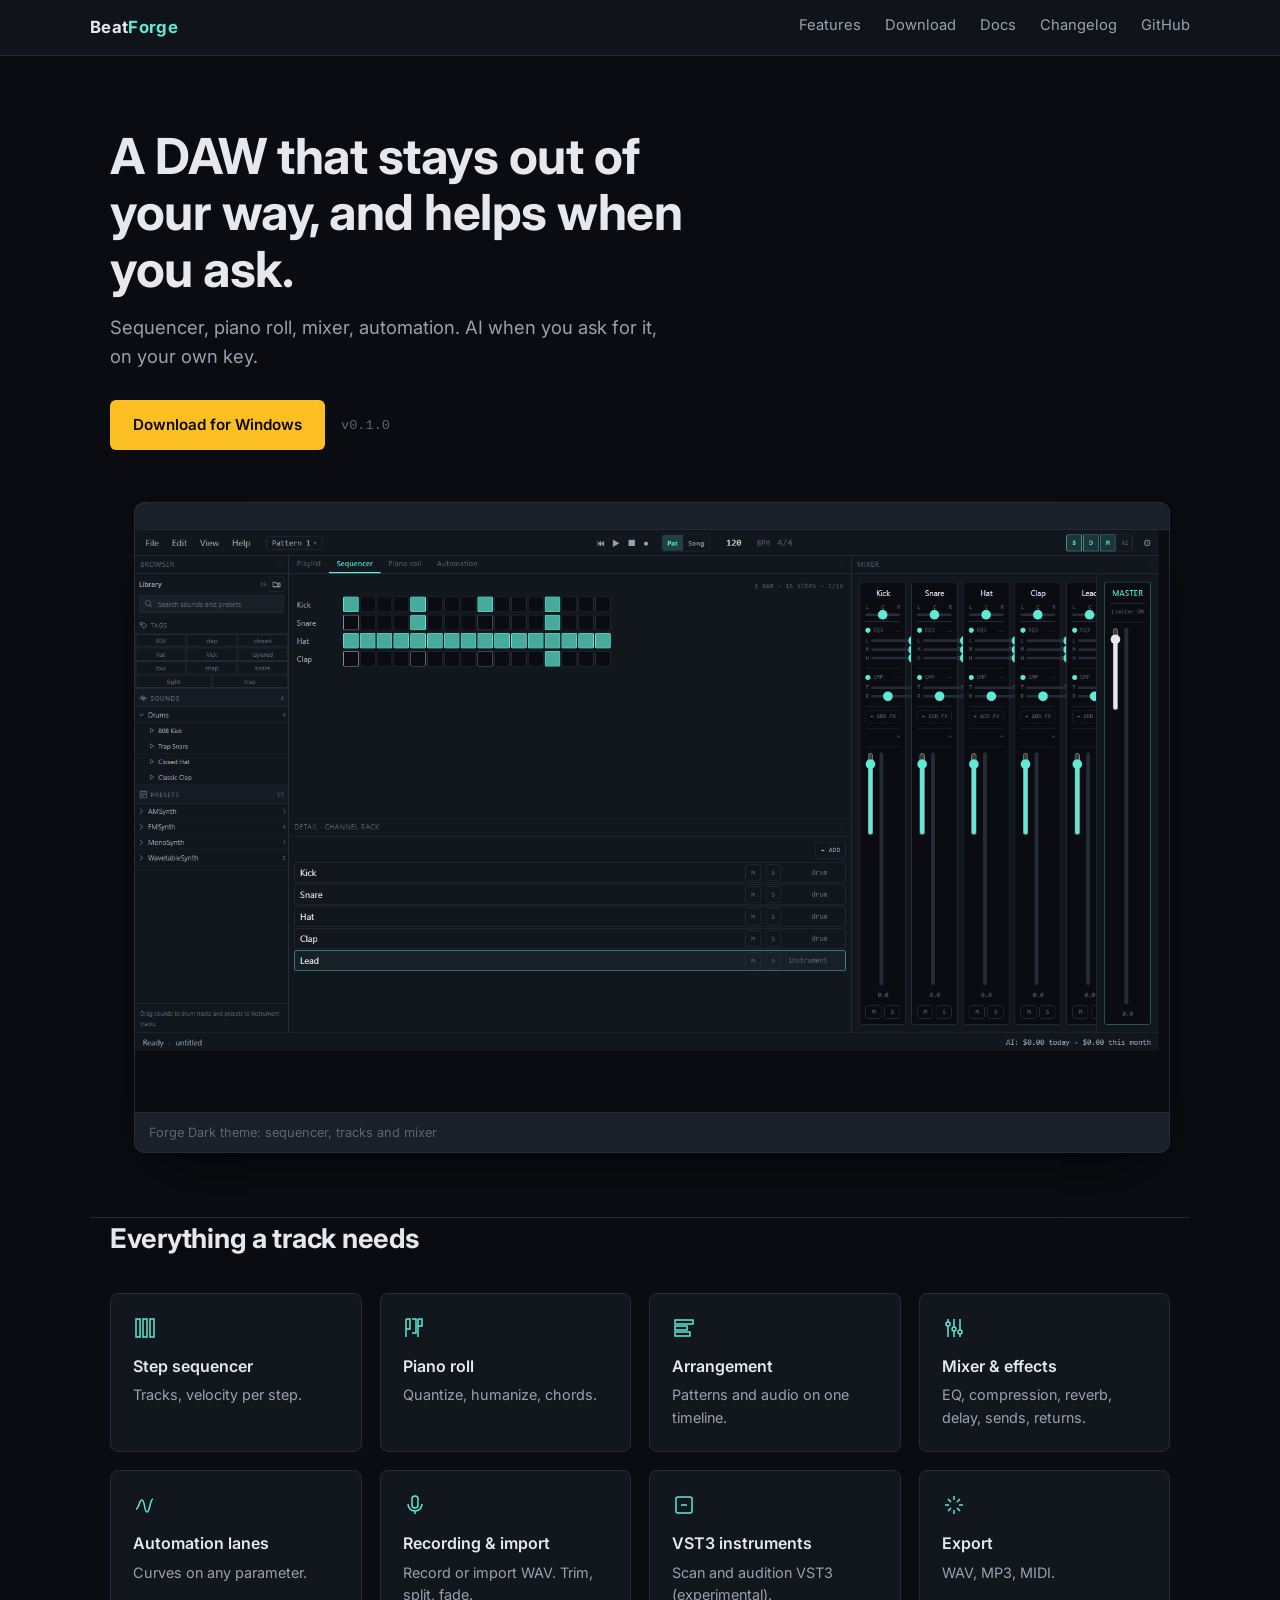
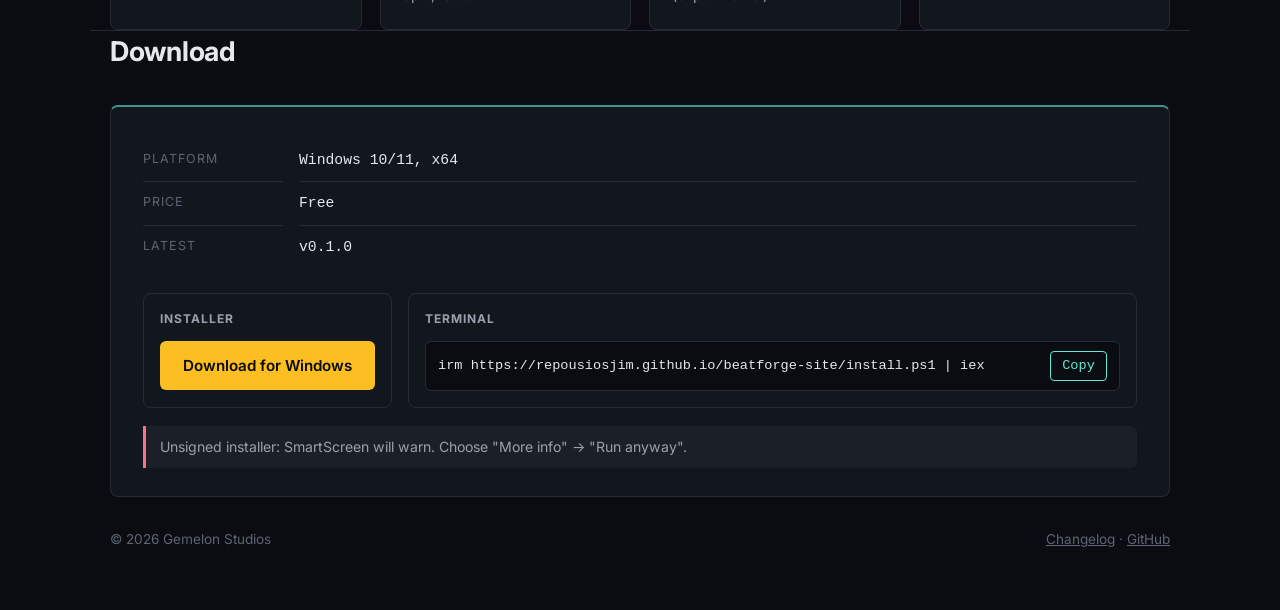
<file: index.html>
<!doctype html>
<html lang="en" data-theme="forge-dark">
<head>
<meta charset="utf-8">
<meta name="viewport" content="width=device-width, initial-scale=1">
<title>BeatForge — AI-assisted DAW for Windows</title>
<meta name="description" content="BeatForge is a fullscreen, AI-assisted desktop DAW for Windows: step sequencer, piano roll, mixer, automation, and an AI assistant that runs on your own OpenRouter key.">
<meta property="og:title" content="BeatForge — AI-assisted DAW for Windows">
<meta property="og:description" content="Sequencer, piano roll, mixer, automation, and an AI assistant on your own OpenRouter key. Free, for Windows 10/11.">
<meta property="og:type" content="website">
<meta property="og:image" content="assets/icon-256.png">
<link rel="icon" href="assets/favicon.ico">
<link rel="preconnect" href="https://fonts.googleapis.com">
<link rel="preconnect" href="https://fonts.gstatic.com" crossorigin>
<link href="https://fonts.googleapis.com/css2?family=Inter:wght@400;600;700&display=swap" rel="stylesheet">
<link rel="stylesheet" href="styles.css">
</head>
<body>
<header class="site">
  <nav class="wrap">
    <a class="wordmark" href="index.html">Beat<span>Forge</span></a>
    <div class="navlinks">
      <a href="#features">Features</a>
      <a href="#download">Download</a>
      <a href="docs.html">Docs</a>
      <a href="changelog.html">Changelog</a>
      <a href="https://github.com/RepousiosJim/beatforge-site">GitHub</a>
    </div>
  </nav>
</header>

<main>
  <section class="hero wrap">
    <h1>A DAW that stays out of your way, and helps when you ask.</h1>
    <p class="sub">Sequencer, piano roll, mixer, automation. AI when you ask for it, on your own key.</p>
    <div class="cta-row">
      <a class="btn btn-primary" href="https://github.com/RepousiosJim/beatforge-site/releases/latest">Download for Windows</a>
      <span class="meta" data-release-meta>v0.1.0</span>
    </div>
    <figure class="screenshot">
      <img class="placeholder" src="assets/screenshot-app.png" alt="BeatForge main window: step sequencer, tracks and mixer">
      <figcaption>Forge Dark theme: sequencer, tracks and mixer</figcaption>
    </figure>
  </section>

  <section id="features" class="wrap">
    <h2>Everything a track needs</h2>
    <div class="grid-features">
      <div class="card">
        <svg width="24" height="24" viewBox="0 0 24 24" fill="none" stroke="currentColor" stroke-width="1.5"><rect x="3" y="3" width="4" height="18"/><rect x="10" y="3" width="4" height="18"/><rect x="17" y="3" width="4" height="18"/></svg>
        <h3>Step sequencer</h3>
        <p>Tracks, velocity per step.</p>
      </div>
      <div class="card">
        <svg width="24" height="24" viewBox="0 0 24 24" fill="none" stroke="currentColor" stroke-width="1.5"><path d="M3 3v18M3 3h4v10H3M9 3h4v14H9M15 3h4v7h-4M15 3v18"/></svg>
        <h3>Piano roll</h3>
        <p>Quantize, humanize, chords.</p>
      </div>
      <div class="card">
        <svg width="24" height="24" viewBox="0 0 24 24" fill="none" stroke="currentColor" stroke-width="1.5"><rect x="3" y="4" width="18" height="4"/><rect x="3" y="10" width="12" height="4"/><rect x="3" y="16" width="15" height="4"/></svg>
        <h3>Arrangement</h3>
        <p>Patterns and audio on one timeline.</p>
      </div>
      <div class="card">
        <svg width="24" height="24" viewBox="0 0 24 24" fill="none" stroke="currentColor" stroke-width="1.5"><path d="M6 21V10M6 6V3M12 21v-6M12 11V3M18 21v-3M18 14V3"/><circle cx="6" cy="8" r="2"/><circle cx="12" cy="13" r="2"/><circle cx="18" cy="16" r="2"/></svg>
        <h3>Mixer &amp; effects</h3>
        <p>EQ, compression, reverb, delay, sends, returns.</p>
      </div>
      <div class="card">
        <svg width="24" height="24" viewBox="0 0 24 24" fill="none" stroke="currentColor" stroke-width="1.5"><path d="M3 16c3 0 3-9 6-9s2 12 5 12 3-13 6-13"/></svg>
        <h3>Automation lanes</h3>
        <p>Curves on any parameter.</p>
      </div>
      <div class="card">
        <svg width="24" height="24" viewBox="0 0 24 24" fill="none" stroke="currentColor" stroke-width="1.5"><path d="M12 3a3 3 0 0 1 3 3v6a3 3 0 0 1-6 0V6a3 3 0 0 1 3-3z"/><path d="M5 11a7 7 0 0 0 14 0M12 18v3"/></svg>
        <h3>Recording &amp; import</h3>
        <p>Record or import WAV. Trim, split, fade.</p>
      </div>
      <div class="card">
        <svg width="24" height="24" viewBox="0 0 24 24" fill="none" stroke="currentColor" stroke-width="1.5"><rect x="4" y="4" width="16" height="16" rx="2"/><path d="M9 9h.01M9 15h.01M15 9h.01M15 15h.01M9 12h6"/></svg>
        <h3>VST3 instruments</h3>
        <p>Scan and audition VST3 (experimental).</p>
      </div>
      <div class="card">
        <svg width="24" height="24" viewBox="0 0 24 24" fill="none" stroke="currentColor" stroke-width="1.5"><path d="M12 3v4M12 17v4M3 12h4M17 12h4M6 6l3 3M18 6l-3 3M6 18l3-3M18 18l-3-3"/></svg>
        <h3>Export</h3>
        <p>WAV, MP3, MIDI.</p>
      </div>
    </div>
  </section>



  <section id="download" class="wrap">
    <h2>Download</h2>
    <div class="download-box">
      <dl>
        <dt>Platform</dt><dd>Windows 10/11, x64</dd>
        <dt>Price</dt><dd>Free</dd>
        <dt>Latest</dt><dd data-release-version>v0.1.0</dd>
      </dl>
      <div class="install-options">
        <div class="option">
          <h3>Installer</h3>
          <a class="btn btn-primary" href="https://github.com/RepousiosJim/beatforge-site/releases/latest">Download for Windows</a>
        </div>
        <div class="option">
          <h3>Terminal</h3>
          <div class="cmd"><code id="install-cmd">irm https://repousiosjim.github.io/beatforge-site/install.ps1 | iex</code><button type="button" data-copy="install-cmd">Copy</button></div>
        </div>
      </div>
      <p class="warn">Unsigned installer: SmartScreen will warn. Choose "More info" → "Run anyway".</p>
    </div>
  </section>
</main>

<footer class="site">
  <div class="wrap">
    <span>© 2026 Gemelon Studios</span>
    <span>
      <a href="changelog.html">Changelog</a> ·
      <a href="https://github.com/RepousiosJim/beatforge-site">GitHub</a>
    </span>
  </div>
</footer>

<script src="script.js"></script>
</body>
</html>
</file>
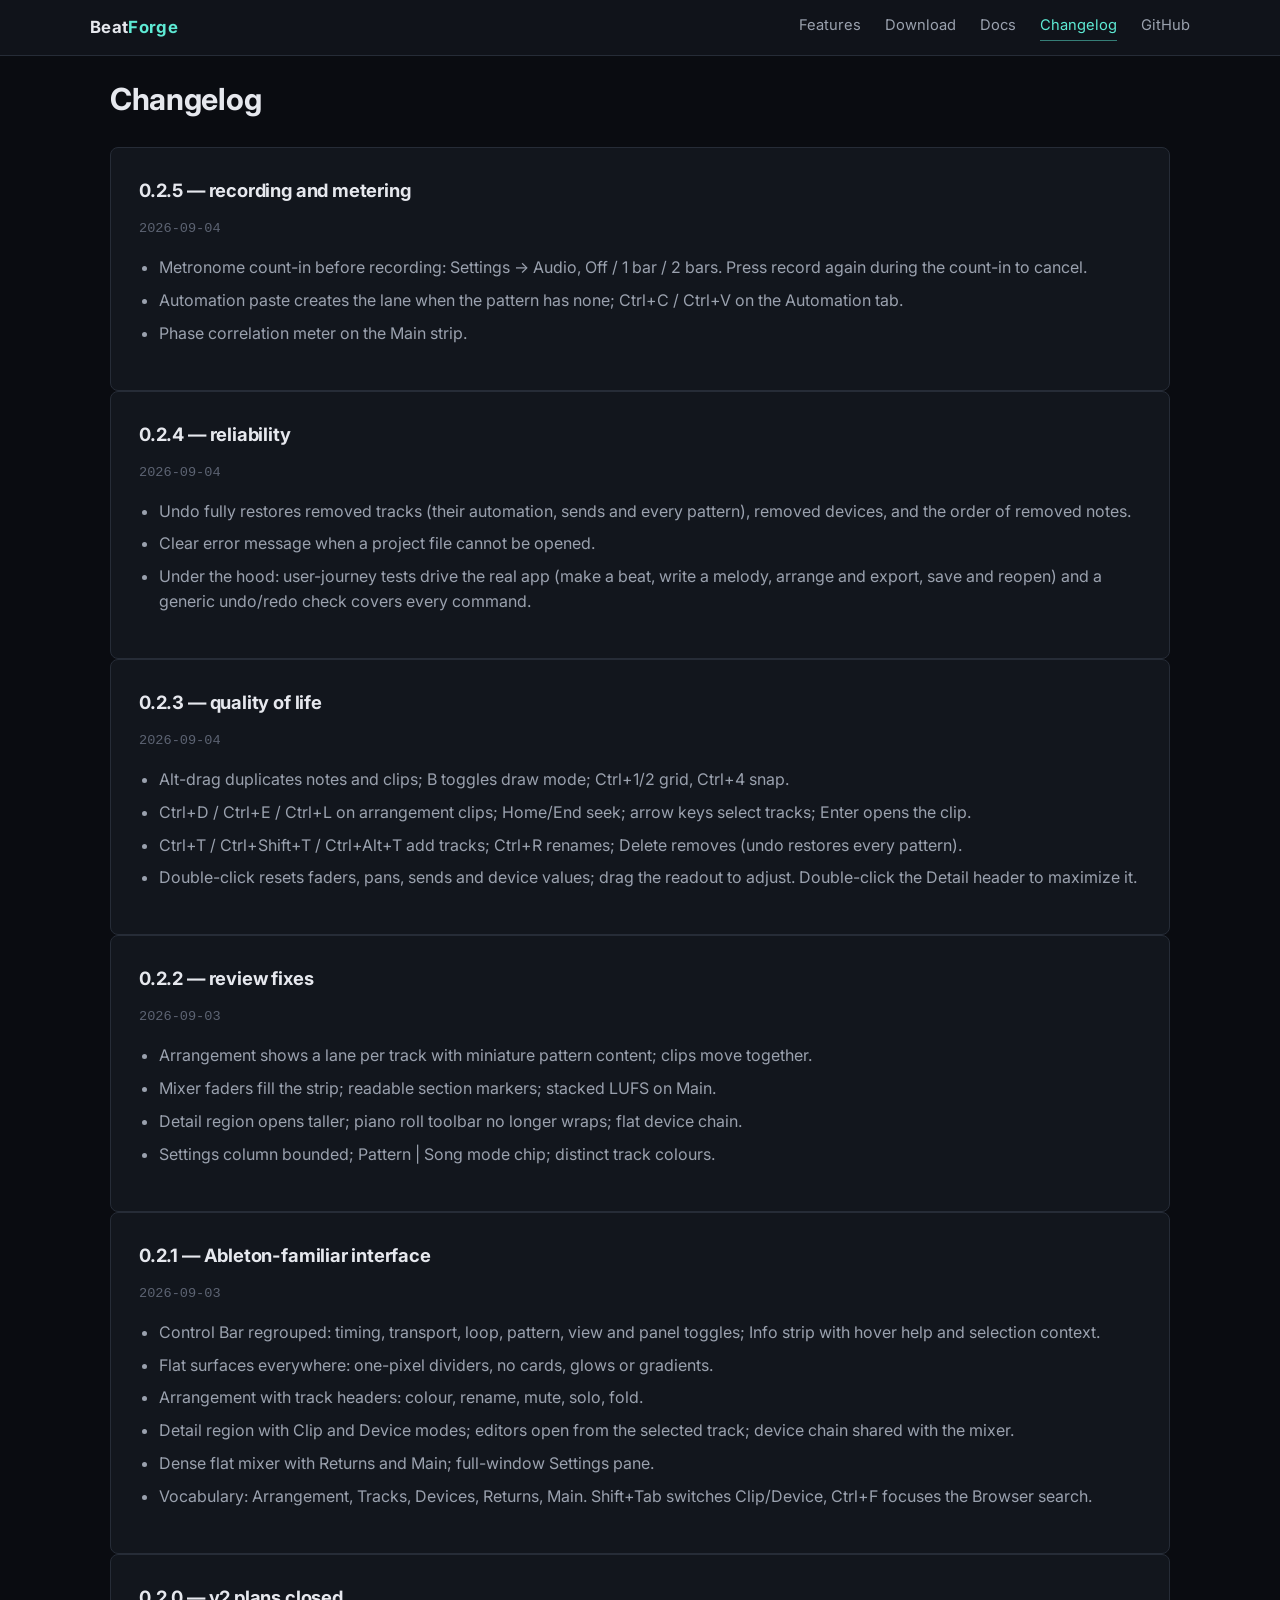
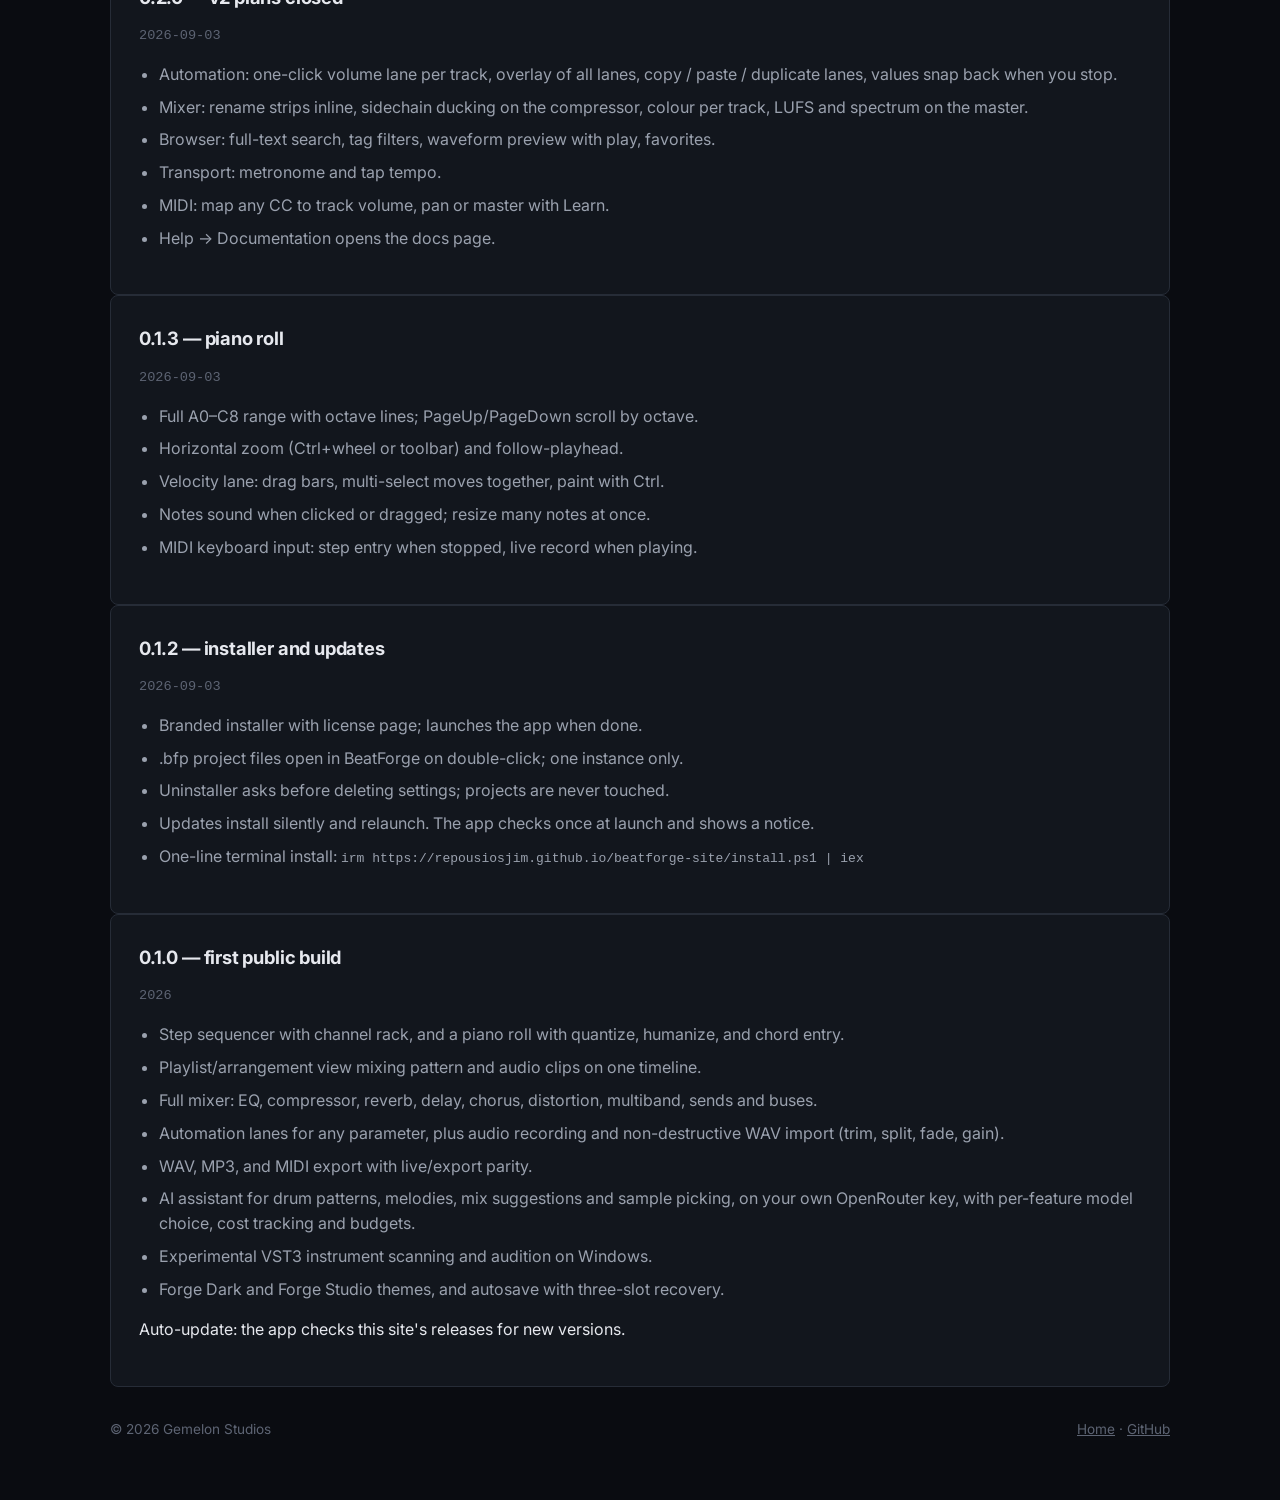
<file: changelog.html>
<!doctype html>
<html lang="en" data-theme="forge-dark">
<head>
<meta charset="utf-8">
<meta name="viewport" content="width=device-width, initial-scale=1">
<title>Changelog — BeatForge</title>
<meta name="description" content="BeatForge release history.">
<meta property="og:title" content="Changelog — BeatForge">
<meta property="og:description" content="BeatForge release history.">
<meta property="og:type" content="website">
<link rel="icon" href="assets/favicon.ico">
<link rel="preconnect" href="https://fonts.googleapis.com">
<link rel="preconnect" href="https://fonts.gstatic.com" crossorigin>
<link href="https://fonts.googleapis.com/css2?family=Inter:wght@400;600;700&display=swap" rel="stylesheet">
<link rel="stylesheet" href="styles.css">
</head>
<body>
<header class="site">
  <nav class="wrap">
    <a class="wordmark" href="index.html">Beat<span>Forge</span></a>
    <div class="navlinks">
      <a href="index.html#features">Features</a>
      <a href="index.html#download">Download</a>
      <a href="docs.html">Docs</a>
      <a href="changelog.html" aria-current="page">Changelog</a>
      <a href="https://github.com/RepousiosJim/beatforge-site">GitHub</a>
    </div>
  </nav>
</header>

<main class="wrap changelog">
  <h1>Changelog</h1>
  <div class="entry">
    <h2>0.2.5 — recording and metering</h2>
    <p class="date">2026-09-04</p>
    <ul>
      <li>Metronome count-in before recording: Settings → Audio, Off / 1 bar / 2 bars. Press record again during the count-in to cancel.</li>
      <li>Automation paste creates the lane when the pattern has none; Ctrl+C / Ctrl+V on the Automation tab.</li>
      <li>Phase correlation meter on the Main strip.</li>
    </ul>
  </div>
  <div class="entry">
    <h2>0.2.4 — reliability</h2>
    <p class="date">2026-09-04</p>
    <ul>
      <li>Undo fully restores removed tracks (their automation, sends and every pattern), removed devices, and the order of removed notes.</li>
      <li>Clear error message when a project file cannot be opened.</li>
      <li>Under the hood: user-journey tests drive the real app (make a beat, write a melody, arrange and export, save and reopen) and a generic undo/redo check covers every command.</li>
    </ul>
  </div>
  <div class="entry">
    <h2>0.2.3 — quality of life</h2>
    <p class="date">2026-09-04</p>
    <ul>
      <li>Alt-drag duplicates notes and clips; B toggles draw mode; Ctrl+1/2 grid, Ctrl+4 snap.</li>
      <li>Ctrl+D / Ctrl+E / Ctrl+L on arrangement clips; Home/End seek; arrow keys select tracks; Enter opens the clip.</li>
      <li>Ctrl+T / Ctrl+Shift+T / Ctrl+Alt+T add tracks; Ctrl+R renames; Delete removes (undo restores every pattern).</li>
      <li>Double-click resets faders, pans, sends and device values; drag the readout to adjust. Double-click the Detail header to maximize it.</li>
    </ul>
  </div>
  <div class="entry">
    <h2>0.2.2 — review fixes</h2>
    <p class="date">2026-09-03</p>
    <ul>
      <li>Arrangement shows a lane per track with miniature pattern content; clips move together.</li>
      <li>Mixer faders fill the strip; readable section markers; stacked LUFS on Main.</li>
      <li>Detail region opens taller; piano roll toolbar no longer wraps; flat device chain.</li>
      <li>Settings column bounded; Pattern | Song mode chip; distinct track colours.</li>
    </ul>
  </div>
  <div class="entry">
    <h2>0.2.1 — Ableton-familiar interface</h2>
    <p class="date">2026-09-03</p>
    <ul>
      <li>Control Bar regrouped: timing, transport, loop, pattern, view and panel toggles; Info strip with hover help and selection context.</li>
      <li>Flat surfaces everywhere: one-pixel dividers, no cards, glows or gradients.</li>
      <li>Arrangement with track headers: colour, rename, mute, solo, fold.</li>
      <li>Detail region with Clip and Device modes; editors open from the selected track; device chain shared with the mixer.</li>
      <li>Dense flat mixer with Returns and Main; full-window Settings pane.</li>
      <li>Vocabulary: Arrangement, Tracks, Devices, Returns, Main. Shift+Tab switches Clip/Device, Ctrl+F focuses the Browser search.</li>
    </ul>
  </div>
  <div class="entry">
    <h2>0.2.0 — v2 plans closed</h2>
    <p class="date">2026-09-03</p>
    <ul>
      <li>Automation: one-click volume lane per track, overlay of all lanes, copy / paste / duplicate lanes, values snap back when you stop.</li>
      <li>Mixer: rename strips inline, sidechain ducking on the compressor, colour per track, LUFS and spectrum on the master.</li>
      <li>Browser: full-text search, tag filters, waveform preview with play, favorites.</li>
      <li>Transport: metronome and tap tempo.</li>
      <li>MIDI: map any CC to track volume, pan or master with Learn.</li>
      <li>Help → Documentation opens the docs page.</li>
    </ul>
  </div>
  <div class="entry">
    <h2>0.1.3 — piano roll</h2>
    <p class="date">2026-09-03</p>
    <ul>
      <li>Full A0–C8 range with octave lines; PageUp/PageDown scroll by octave.</li>
      <li>Horizontal zoom (Ctrl+wheel or toolbar) and follow-playhead.</li>
      <li>Velocity lane: drag bars, multi-select moves together, paint with Ctrl.</li>
      <li>Notes sound when clicked or dragged; resize many notes at once.</li>
      <li>MIDI keyboard input: step entry when stopped, live record when playing.</li>
    </ul>
  </div>
  <div class="entry">
    <h2>0.1.2 — installer and updates</h2>
    <p class="date">2026-09-03</p>
    <ul>
      <li>Branded installer with license page; launches the app when done.</li>
      <li>.bfp project files open in BeatForge on double-click; one instance only.</li>
      <li>Uninstaller asks before deleting settings; projects are never touched.</li>
      <li>Updates install silently and relaunch. The app checks once at launch and shows a notice.</li>
      <li>One-line terminal install: <code>irm https://repousiosjim.github.io/beatforge-site/install.ps1 | iex</code></li>
    </ul>
  </div>
  <div class="entry">
    <h2>0.1.0 — first public build</h2>
    <p class="date">2026</p>
    <ul>
      <li>Step sequencer with channel rack, and a piano roll with quantize, humanize, and chord entry.</li>
      <li>Playlist/arrangement view mixing pattern and audio clips on one timeline.</li>
      <li>Full mixer: EQ, compressor, reverb, delay, chorus, distortion, multiband, sends and buses.</li>
      <li>Automation lanes for any parameter, plus audio recording and non-destructive WAV import (trim, split, fade, gain).</li>
      <li>WAV, MP3, and MIDI export with live/export parity.</li>
      <li>AI assistant for drum patterns, melodies, mix suggestions and sample picking, on your own OpenRouter key, with per-feature model choice, cost tracking and budgets.</li>
      <li>Experimental VST3 instrument scanning and audition on Windows.</li>
      <li>Forge Dark and Forge Studio themes, and autosave with three-slot recovery.</li>
    </ul>
    <p>Auto-update: the app checks this site's releases for new versions.</p>
  </div>
</main>

<footer class="site">
  <div class="wrap">
    <span>© 2026 Gemelon Studios</span>
    <span>
      <a href="index.html">Home</a> ·
      <a href="https://github.com/RepousiosJim/beatforge-site">GitHub</a>
    </span>
  </div>
</footer>
</body>
</html>
</file>
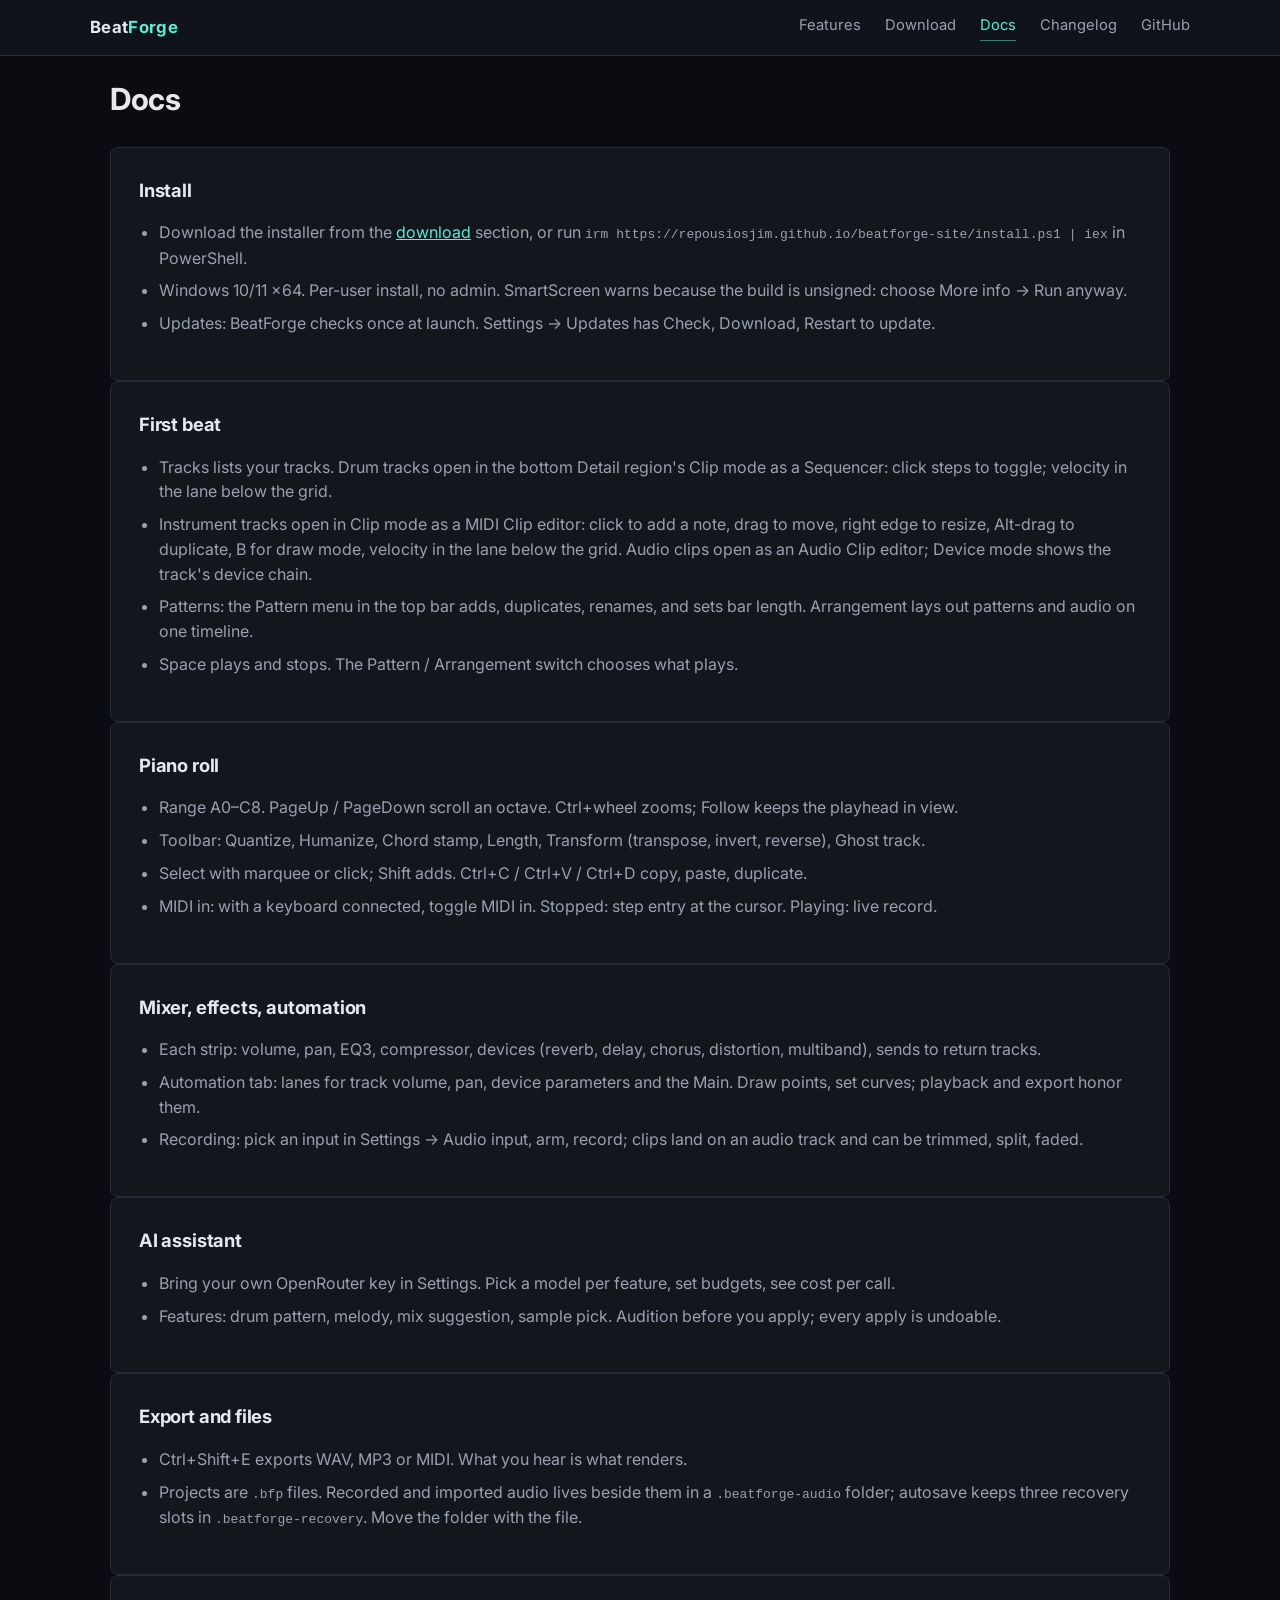
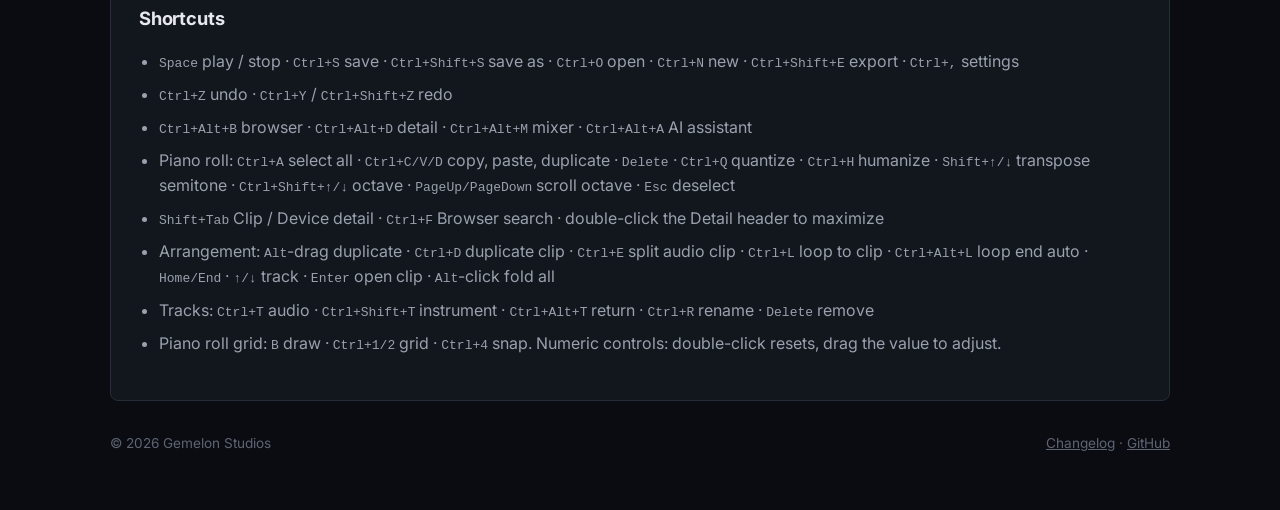
<file: docs.html>
<!doctype html>
<html lang="en" data-theme="forge-dark">
<head>
<meta charset="utf-8">
<meta name="viewport" content="width=device-width, initial-scale=1">
<title>BeatForge — Docs</title>
<meta name="description" content="Getting started with BeatForge: install, first beat, piano roll, mixer, export, shortcuts.">
<link rel="icon" href="assets/favicon.ico">
<link rel="preconnect" href="https://fonts.googleapis.com">
<link rel="preconnect" href="https://fonts.gstatic.com" crossorigin>
<link href="https://fonts.googleapis.com/css2?family=Inter:wght@400;600;700&display=swap" rel="stylesheet">
<link rel="stylesheet" href="styles.css">
</head>
<body>
<header class="site">
  <nav class="wrap">
    <a class="wordmark" href="index.html">Beat<span>Forge</span></a>
    <div class="navlinks">
      <a href="index.html#features">Features</a>
      <a href="index.html#download">Download</a>
      <a href="docs.html" aria-current="page">Docs</a>
      <a href="changelog.html">Changelog</a>
      <a href="https://github.com/RepousiosJim/beatforge-site">GitHub</a>
    </div>
  </nav>
</header>

<main class="wrap changelog">
  <h1>Docs</h1>

  <div class="entry">
    <h2>Install</h2>
    <ul>
      <li>Download the installer from the <a href="index.html#download">download</a> section, or run <code>irm https://repousiosjim.github.io/beatforge-site/install.ps1 | iex</code> in PowerShell.</li>
      <li>Windows 10/11 x64. Per-user install, no admin. SmartScreen warns because the build is unsigned: choose More info → Run anyway.</li>
      <li>Updates: BeatForge checks once at launch. Settings → Updates has Check, Download, Restart to update.</li>
    </ul>
  </div>

  <div class="entry">
    <h2>First beat</h2>
    <ul>
      <li>Tracks lists your tracks. Drum tracks open in the bottom Detail region's Clip mode as a Sequencer: click steps to toggle; velocity in the lane below the grid.</li>
      <li>Instrument tracks open in Clip mode as a MIDI Clip editor: click to add a note, drag to move, right edge to resize, Alt-drag to duplicate, B for draw mode, velocity in the lane below the grid. Audio clips open as an Audio Clip editor; Device mode shows the track's device chain.</li>
      <li>Patterns: the Pattern menu in the top bar adds, duplicates, renames, and sets bar length. Arrangement lays out patterns and audio on one timeline.</li>
      <li>Space plays and stops. The Pattern / Arrangement switch chooses what plays.</li>
    </ul>
  </div>

  <div class="entry">
    <h2>Piano roll</h2>
    <ul>
      <li>Range A0–C8. PageUp / PageDown scroll an octave. Ctrl+wheel zooms; Follow keeps the playhead in view.</li>
      <li>Toolbar: Quantize, Humanize, Chord stamp, Length, Transform (transpose, invert, reverse), Ghost track.</li>
      <li>Select with marquee or click; Shift adds. Ctrl+C / Ctrl+V / Ctrl+D copy, paste, duplicate.</li>
      <li>MIDI in: with a keyboard connected, toggle MIDI in. Stopped: step entry at the cursor. Playing: live record.</li>
    </ul>
  </div>

  <div class="entry">
    <h2>Mixer, effects, automation</h2>
    <ul>
      <li>Each strip: volume, pan, EQ3, compressor, devices (reverb, delay, chorus, distortion, multiband), sends to return tracks.</li>
      <li>Automation tab: lanes for track volume, pan, device parameters and the Main. Draw points, set curves; playback and export honor them.</li>
      <li>Recording: pick an input in Settings → Audio input, arm, record; clips land on an audio track and can be trimmed, split, faded.</li>
    </ul>
  </div>

  <div class="entry">
    <h2>AI assistant</h2>
    <ul>
      <li>Bring your own OpenRouter key in Settings. Pick a model per feature, set budgets, see cost per call.</li>
      <li>Features: drum pattern, melody, mix suggestion, sample pick. Audition before you apply; every apply is undoable.</li>
    </ul>
  </div>

  <div class="entry">
    <h2>Export and files</h2>
    <ul>
      <li>Ctrl+Shift+E exports WAV, MP3 or MIDI. What you hear is what renders.</li>
      <li>Projects are <code>.bfp</code> files. Recorded and imported audio lives beside them in a <code>.beatforge-audio</code> folder; autosave keeps three recovery slots in <code>.beatforge-recovery</code>. Move the folder with the file.</li>
    </ul>
  </div>

  <div class="entry">
    <h2>Shortcuts</h2>
    <ul>
      <li><code>Space</code> play / stop · <code>Ctrl+S</code> save · <code>Ctrl+Shift+S</code> save as · <code>Ctrl+O</code> open · <code>Ctrl+N</code> new · <code>Ctrl+Shift+E</code> export · <code>Ctrl+,</code> settings</li>
      <li><code>Ctrl+Z</code> undo · <code>Ctrl+Y</code> / <code>Ctrl+Shift+Z</code> redo</li>
      <li><code>Ctrl+Alt+B</code> browser · <code>Ctrl+Alt+D</code> detail · <code>Ctrl+Alt+M</code> mixer · <code>Ctrl+Alt+A</code> AI assistant</li>
      <li>Piano roll: <code>Ctrl+A</code> select all · <code>Ctrl+C/V/D</code> copy, paste, duplicate · <code>Delete</code> · <code>Ctrl+Q</code> quantize · <code>Ctrl+H</code> humanize · <code>Shift+↑/↓</code> transpose semitone · <code>Ctrl+Shift+↑/↓</code> octave · <code>PageUp/PageDown</code> scroll octave · <code>Esc</code> deselect</li>
      <li><code>Shift+Tab</code> Clip / Device detail · <code>Ctrl+F</code> Browser search · double-click the Detail header to maximize</li>
      <li>Arrangement: <code>Alt</code>-drag duplicate · <code>Ctrl+D</code> duplicate clip · <code>Ctrl+E</code> split audio clip · <code>Ctrl+L</code> loop to clip · <code>Ctrl+Alt+L</code> loop end auto · <code>Home/End</code> · <code>↑/↓</code> track · <code>Enter</code> open clip · <code>Alt</code>-click fold all</li>
      <li>Tracks: <code>Ctrl+T</code> audio · <code>Ctrl+Shift+T</code> instrument · <code>Ctrl+Alt+T</code> return · <code>Ctrl+R</code> rename · <code>Delete</code> remove</li>
      <li>Piano roll grid: <code>B</code> draw · <code>Ctrl+1/2</code> grid · <code>Ctrl+4</code> snap. Numeric controls: double-click resets, drag the value to adjust.</li>
    </ul>
  </div>
</main>

<footer class="site">
  <div class="wrap">
    <span>© 2026 Gemelon Studios</span>
    <span><a href="changelog.html">Changelog</a> · <a href="https://github.com/RepousiosJim/beatforge-site">GitHub</a></span>
  </div>
</footer>
</body>
</html>
</file>
<file: styles.css>
:root {
  --bg-default: 10 12 17;
  --bg-panel: 18 22 29;
  --bg-elevated: 26 31 40;
  --bg-border: 38 44 55;
  --fg-default: 230 232 238;
  --fg-dim: 154 161 174;
  --fg-mute: 93 100 115;
  --accent-steel: 94 234 212;
  --accent-spark: 251 191 36;
  --accent-ember: 245 158 11;
  --accent-heat: 251 113 133;
  --mono: ui-monospace, SFMono-Regular, Consolas, "Liberation Mono", monospace;
  --max: 1100px;
  --ease: 160ms ease;
}

* { box-sizing: border-box; }

html { color-scheme: dark; }

body {
  margin: 0;
  background: rgb(var(--bg-default));
  color: rgb(var(--fg-default));
  font-family: Inter, -apple-system, "Segoe UI", Roboto, Helvetica, Arial, sans-serif;
  line-height: 1.55;
  -webkit-font-smoothing: antialiased;
}

a { color: rgb(var(--accent-steel)); }
a:focus-visible, button:focus-visible, .btn:focus-visible {
  outline: 2px solid rgb(var(--accent-steel)); outline-offset: 3px; border-radius: 4px;
}

.wrap { max-width: var(--max); margin: 0 auto; padding: 0 20px; }

header.site {
  position: sticky; top: 0; z-index: 10;
  background: rgb(var(--bg-panel) / 0.85);
  backdrop-filter: blur(10px);
  border-bottom: 1px solid rgb(var(--bg-border));
}
header.site nav {
  display: flex; align-items: center; justify-content: space-between;
  padding: 14px 0; gap: 16px; flex-wrap: wrap;
}
.wordmark {
  font-weight: 700; letter-spacing: 0.02em; font-size: 1.05rem;
  color: rgb(var(--fg-default)); text-decoration: none;
}
.wordmark span { color: rgb(var(--accent-steel)); }
.navlinks { display: flex; gap: 24px; align-items: center; flex-wrap: wrap; }
.navlinks a {
  color: rgb(var(--fg-dim)); text-decoration: none; font-size: 0.92rem;
  padding-bottom: 3px; border-bottom: 1px solid transparent;
  transition: color var(--ease), border-color var(--ease);
}
.navlinks a:hover { color: rgb(var(--fg-default)); }
.navlinks a[aria-current] { color: rgb(var(--accent-steel)); border-color: rgb(var(--accent-steel) / 0.5); }

.btn {
  display: inline-block; padding: 12px 22px; border-radius: 6px;
  font-weight: 600; font-size: 0.95rem; text-decoration: none;
  border: 1px solid transparent; cursor: pointer;
  transition: background var(--ease), transform var(--ease), box-shadow var(--ease);
}
.btn-primary { background: rgb(var(--accent-spark)); color: rgb(12 10 4); }
.btn-primary:hover { background: rgb(var(--accent-ember)); transform: translateY(-1px); box-shadow: 0 6px 20px rgb(var(--accent-spark) / 0.18); }
.btn-primary:active { transform: translateY(0); }

section { padding: 72px 0; border-bottom: 1px solid rgb(var(--bg-border)); }
section:last-of-type { border-bottom: none; }

.hero { padding-top: 72px; padding-bottom: 64px; }
.hero h1 { font-size: clamp(2.1rem, 4.6vw + 1rem, 3.1rem); font-weight: 700; margin: 0 0 16px; line-height: 1.14; letter-spacing: -0.01em; max-width: 18ch; }
.hero .sub { color: rgb(var(--fg-dim)); font-size: 1.15rem; max-width: 560px; margin: 0 0 30px; }
.hero .cta-row { display: flex; gap: 16px; align-items: center; flex-wrap: wrap; margin-bottom: 52px; }
.hero .meta { color: rgb(var(--fg-mute)); font-size: 0.85rem; font-family: var(--mono); }

figure.screenshot {
  margin: 0 0 0 clamp(0px, 2vw, 24px);
  border: 1px solid rgb(var(--bg-border)); border-radius: 10px;
  overflow: hidden; background: rgb(var(--bg-elevated));
  box-shadow: 0 30px 60px -20px rgb(0 0 0 / 0.55), 0 1px 0 rgb(255 255 255 / 0.04) inset;
}
figure.screenshot::before {
  content: ""; display: flex; gap: 6px; align-items: center;
  height: 26px; padding: 0 12px;
  background: rgb(var(--bg-elevated));
  border-bottom: 1px solid rgb(var(--bg-border));
  box-shadow: 14px 0 0 rgb(var(--fg-mute) / 0.35), 28px 0 0 rgb(var(--fg-mute) / 0.35);
  margin-left: 12px;
}
figure.screenshot .placeholder { display: block; width: 100%; height: auto; }
figure.screenshot figcaption { padding: 10px 14px; color: rgb(var(--fg-mute)); font-size: 0.8rem; border-top: 1px solid rgb(var(--bg-border)); }

h2 { font-size: 1.7rem; margin: 0 0 32px; letter-spacing: -0.01em; }

.grid-features {
  display: grid; grid-template-columns: repeat(auto-fit, minmax(240px, 1fr)); gap: 18px;
}
.card {
  background: rgb(var(--bg-panel)); border: 1px solid rgb(var(--bg-border));
  border-radius: 8px; padding: 22px;
  transition: border-color var(--ease), transform var(--ease), background var(--ease);
}
.card:hover { border-color: rgb(var(--accent-steel) / 0.4); background: rgb(var(--bg-elevated)); transform: translateY(-2px); }
.card svg { color: rgb(var(--accent-steel)); margin-bottom: 14px; display: block; }
.card h3 { margin: 0 0 6px; font-size: 1rem; font-weight: 600; }
.card p { margin: 0; color: rgb(var(--fg-dim)); font-size: 0.9rem; }

.download-box {
  background: rgb(var(--bg-panel)); border: 1px solid rgb(var(--bg-border));
  border-top: 2px solid rgb(var(--accent-steel) / 0.6);
  border-radius: 8px; padding: 28px 32px;
}
.download-box dl { display: grid; grid-template-columns: 140px 1fr; gap: 0 16px; margin: 4px 0 24px; }
.download-box dt, .download-box dd {
  padding: 10px 0; border-bottom: 1px solid rgb(var(--bg-border));
}
.download-box dt:nth-last-of-type(1), .download-box dd:nth-last-of-type(1) { border-bottom: none; }
.download-box dt {
  color: rgb(var(--fg-mute)); font-size: 0.78rem; text-transform: uppercase; letter-spacing: 0.08em;
}
.download-box dd { margin: 0; color: rgb(var(--fg-default)); font-size: 0.92rem; font-family: var(--mono); }
.warn {
  border-left: 3px solid rgb(var(--accent-heat)); padding: 10px 14px; margin: 18px 0 0;
  background: rgb(var(--bg-elevated)); color: rgb(var(--fg-dim)); font-size: 0.88rem; border-radius: 0 6px 6px 0;
}

footer.site { padding: 32px 0 60px; color: rgb(var(--fg-mute)); font-size: 0.85rem; }
footer.site .wrap { display: flex; justify-content: space-between; flex-wrap: wrap; gap: 12px; }
footer.site a { color: rgb(var(--fg-mute)); transition: color var(--ease); }
footer.site a:hover { color: rgb(var(--fg-dim)); }

.changelog h1 { font-size: 1.9rem; margin: 20px 0 24px; letter-spacing: -0.01em; }
.changelog .entry { border: 1px solid rgb(var(--bg-border)); border-radius: 8px; padding: 28px; background: rgb(var(--bg-panel)); }
.changelog .entry h2 { font-size: 1.15rem; margin: 0 0 4px; }
.changelog .entry ul { color: rgb(var(--fg-dim)); padding-left: 20px; margin: 16px 0; }
.changelog .entry li { margin-bottom: 8px; }
.changelog .date { color: rgb(var(--fg-mute)); font-size: 0.85rem; font-family: var(--mono); }

@media (max-width: 900px) {
  .hero h1 { max-width: none; }
  figure.screenshot { margin-left: 0; }
}

@media (max-width: 640px) {
  section { padding: 48px 0; }
  .hero { padding-top: 40px; padding-bottom: 40px; }
  .navlinks { gap: 16px; }
  .download-box { padding: 22px; }
  .download-box dl { grid-template-columns: 110px 1fr; }
  footer.site .wrap { flex-direction: column; gap: 8px; }
}

.cmd { display: flex; align-items: center; gap: .5rem; margin: 1rem 0 .75rem; padding: .55rem .75rem; border: 1px solid #262c37; border-radius: 6px; background: #0a0c11; font: 500 .85rem/1.4 ui-monospace, Consolas, monospace; overflow-x: auto; }
.cmd code { flex: 1; white-space: nowrap; color: #e6e8ee; }
.cmd button { flex: none; padding: .3rem .7rem; border: 1px solid #5eead4; border-radius: 4px; background: transparent; color: #5eead4; font: inherit; cursor: pointer; transition: background .15s; }
.cmd button:hover, .cmd button:focus-visible { background: rgba(94, 234, 212, .12); }

.install-options { display: grid; grid-template-columns: auto 1fr; gap: 1rem; margin: 1.25rem 0 1rem; }
.option { padding: 1rem; border: 1px solid #262c37; border-radius: 8px; background: #12161d; display: flex; flex-direction: column; gap: .75rem; }
.option h3 { margin: 0; font-size: .75rem; letter-spacing: .08em; text-transform: uppercase; color: #9aa1ae; }
.option .btn { align-self: flex-start; white-space: nowrap; }
.option .cmd { margin: 0; }
@media (max-width: 640px) { .install-options { grid-template-columns: 1fr; } }
</file>
